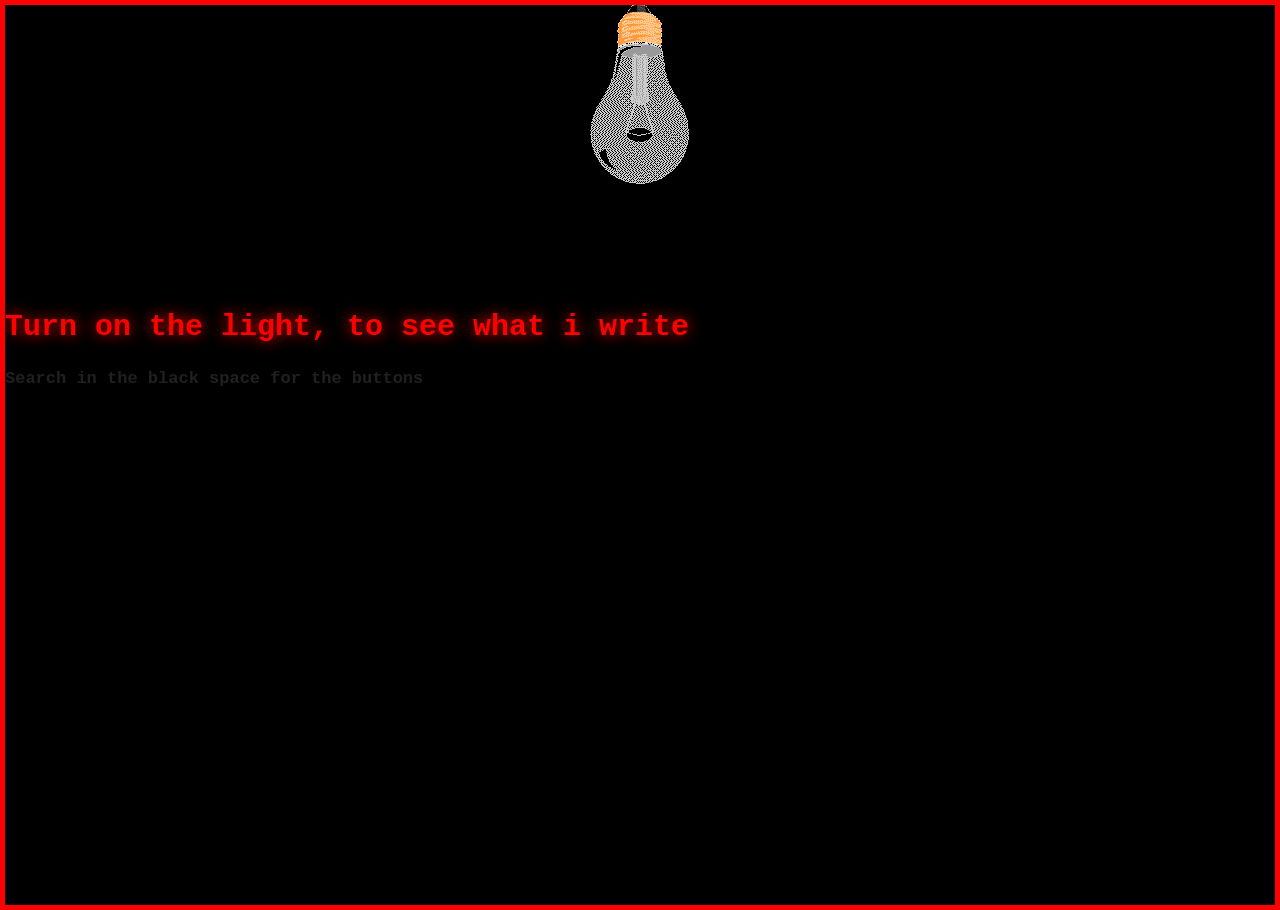
<file: Bulb/index.html>
<!DOCTYPE html>
<html lang="en">
    <head>
        <meta charset="UTF-8">
        <meta name="viewport" content="width=device-width, initial-scale=1.0">
        <meta name="description" content="bulb-on and off programming">
        <meta name="author" content="Fatma">
        <title> bulb</title>

        <style>

            body{

                padding: 0px;
                margin: 0%;
                justify-content: space-between;
                justify-items: center;
                background-color:black; 
                -webkit-user-select: none; 
                -ms-user-select: none; 
                user-select: none;
                border-color: red;
                border-width: 5px;
                height: 100vh;
                border-style: solid;
                box-shadow: 0 0 20px red;
                }

            h3{
            position: relative;
            font-size:13px;
            color: black;
            padding: 20px;
            transition: 1.5s;
            width: 90%;
            line-height: 1.8;
            height: 160px;
            overflow: hidden; 
            font-family:Verdana, Geneva, Tahoma, sans-serif;
            }
            
            h2{
                font-family: 'Courier New', Courier, monospace;
                color: red;
                text-shadow:0 0 15px red;
                font-size: 30px;
                transition: 0.5s;
            }
            
            p{
                font-family: 'Courier New', Courier, monospace;
                color: rgb(32, 32, 32);
                font-size: 17px;
                font-weight: bold;
                transition: 0.5s;
                
            }
            .container{
                height:fit-content;
                margin: 20px;
                padding: 100px;
                padding-top: 0%;
                margin-top: 0%;
                display:flex;
                gap: 200px;
                justify-content: space-between;
                justify-items: center;
                align-items: flex-end;
                
            }
            #bulb{
              
               transform: rotate(180deg);
              
            }
            .btnon{
                height: 60px;
                width: 200px;
                background-color: rgb(0, 0, 0);
                font-weight: 900;
                font-size: 15px;
                border-radius: 20px;
                border-style:none;
            }
            .btnoff{
                height: 60px;
                width: 200px;
                font-weight: 900;
                font-size: 15px;
                background-color: rgb(0, 0, 0);
                border-radius: 20px;
                border-style: none; 
            }
            .btnon:hover{
                color: yellow;
                box-shadow: 0 0 20px yellow;
            }
            .btnon:active{
                background-color: rgb(255, 255, 255);
            }
            .btnoff:hover{
                color: red;
                box-shadow: 0 0 20px red;
            }
            .btnoff:active{
                background-color:white ;
            }

            #duck {
            position: absolute;
            height: 250px;
            opacity: 0;
            right: 0px;
            bottom: 0px;
            display: inline-block;
            vertical-align: middle;
             }

        </style>
    </head>
    
    <body>
      <div class="container">
      <button class="btnon" id="btnon" onclick="turnon()" >Turn on the bulb</button>
      <img src="pic_bulboff.gif" alt="bulb-off" id="bulb" >
      <button class="btnoff" id="btnoff" onclick="turnoff()">Turn off the bulb</button>
      </div>

      <h2>Turn on the light, to see what i write</h2>
      <p>Search in the black space for the buttons</p>
    

      <h3 id="secret">
    "Hey, why are you turning on the light? Am I not going to be able to sleep tonight?
Of course you're here<br>to see what she wrote? in my room? Ugh… such nosy people.
<br>I can’t believe this… she’s been coding this nonsense all night.
Turning the light on… turning it off… on… off…<br>for like two days straight.
I haven’t slept once because of her genius programming or her so-called “ project".<br>
And now she’s bringing people into my room just to watch the chaos?! What is this, a live show?<br>
This is not a coding class… this is my bedroom!
And you—yeah you guys—turn off the light!
<br>Do you think YOU are paying the electricity bill?!
If this bulb burns out, I’m filing a complaint."
       <img src="duck.png" alt="donald duck" id="duck">
      </h3 >
   
      <script>
        function turnon(){
        document.getElementById('bulb').src="pic_bulbon.gif";
        //document.body.style.background="radial-gradient(circle at top, #fff7d6 0%, #ffe9a3 40%, #c9a66b 100%)";
        //document.body.style.background ="radial-gradient(circle at top, #ffffff 0%, #ffcccc 30%, #ff4d4d 60%, #1a0000 100%)";
        document.body.style.background = `radial-gradient(circle at top,rgba(200, 230, 255, 0.95) 0%,rgba(100, 160, 220, 0.8) 30%,rgba(80, 80, 180, 0.9) 60%,#000000 100%)`;
        document.getElementById('secret').style.color="white";
        document.getElementById('secret').style.border=" solid 2px black";
        document.getElementById('secret').style.boxShadow=" 0 10px 25px rgba(0,0,0,0.7)";
        document.getElementById('secret').style.borderRadius="10px";
        document.getElementById('secret').style.background="";
        document.getElementById('btnon').style.color="yellow";
        document.getElementById('btnoff').style.color="red";
        document.querySelector("h2").style.opacity = "0";
        document.querySelector("p").style.opacity = "0";
        document.getElementById('duck').style.opacity = "1";

        }
        function turnoff(){
        document.getElementById('bulb').src="pic_bulboff.gif";
        document.body.style.background="black";
        document.getElementById('secret').style.color="black";
        document.getElementById('btnon').style.color="";
        document.getElementById('btnoff').style.color="";
        document.querySelector("h2").style.opacity = "1";
        document.querySelector("p").style.opacity = "1";
        document.getElementById('secret').style.border="";
        document.getElementById('duck').style.opacity = "0";
        }
    </script>

    </body>
</html>
</file>
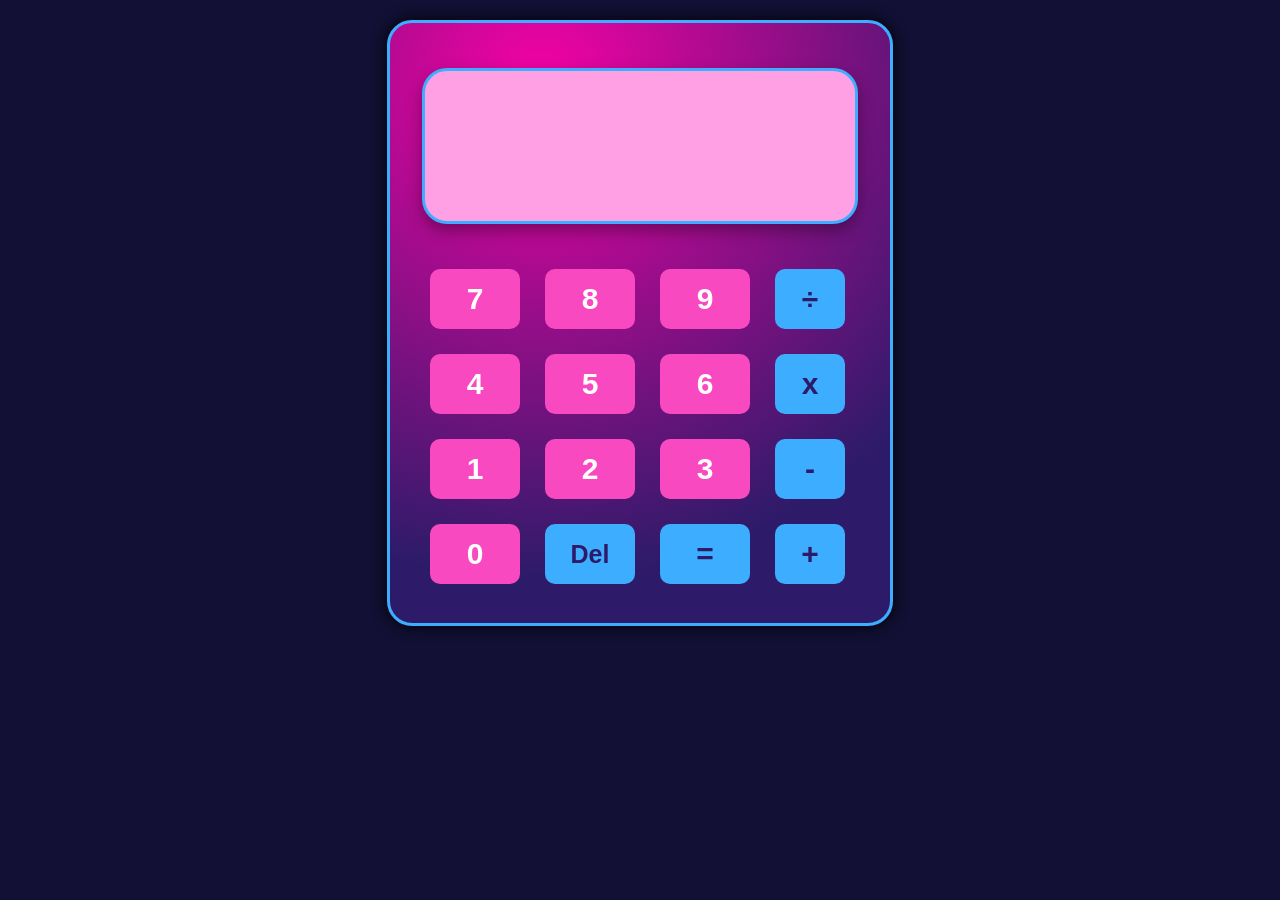
<file: Calculator/index.html>
<!DOCTYPE html>
<html lang="en">
<head>
    <meta charset="UTF-8">
    <meta name="viewport" content="width=device-width,initial-scale=1.0">
    <meta name="description" content="programming a cool calculator using html,css,javascript">
    <meta name="author" content="Fatma">
    <link rel="stylesheet" href="style.css">
    <link rel="manifest" href="manifest.webmanifest">
   <link rel="apple-touch-icon" href="icon.png">
    <meta name="mobile-web-app-capable" content="yes">
    <title>Cool calculator</title>
</head>

<body>
   <div id="container">
    <div id="screen">
     
    </div>

    <div id="keypad">

    <button class="pbtn" onclick="add('7')">7</button>
    <button class="pbtn" onclick="add('8')">8</button>
    <button class="pbtn" onclick="add('9')">9</button>
    <button class="bbtn" onclick="add('/')">÷</button>

    <button class="pbtn" onclick="add('4')">4</button>
    <button class="pbtn" onclick="add('5')">5</button>
    <button class="pbtn" onclick="add('6')">6</button>
    <button class="bbtn" onclick="add('*')">x</button>

    <button class="pbtn" onclick="add('1')">1</button>
    <button class="pbtn" onclick="add('2')">2</button>
    <button class="pbtn" onclick="add('3')">3</button>
    <button class="bbtn" onclick="add('-')">-</button>

    <button class="pbtn" onclick="add('0')">0</button>
    <button class="del" onclick="del()">Del</button>
    <button class="equal" onclick="result()">=</button>
    <button class="bbtn" onclick="add('+')">+</button>

    </div>
   </div> 


<script>
if ("serviceWorker" in navigator) {
  navigator.serviceWorker.register("service-worker.js");
}
</script>
<script src="script.js"></script>
</body>
</html>
</file>
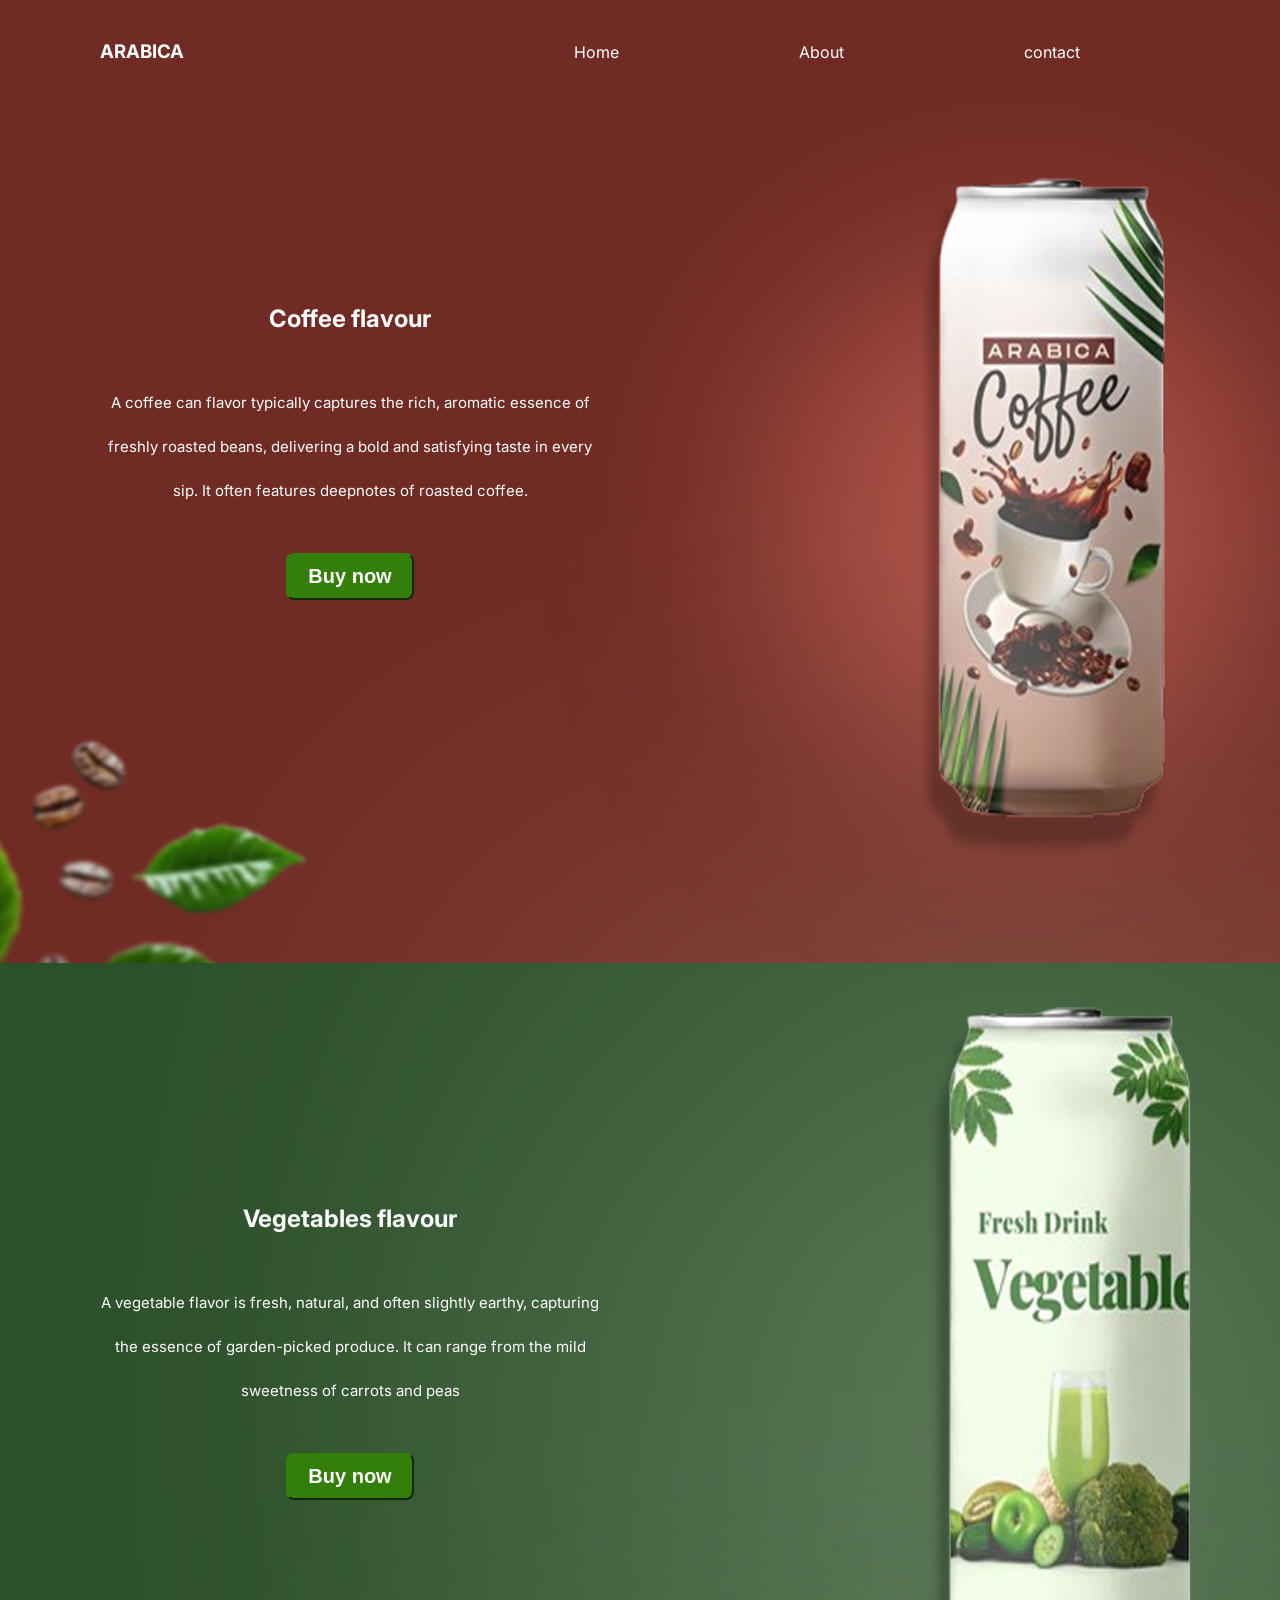
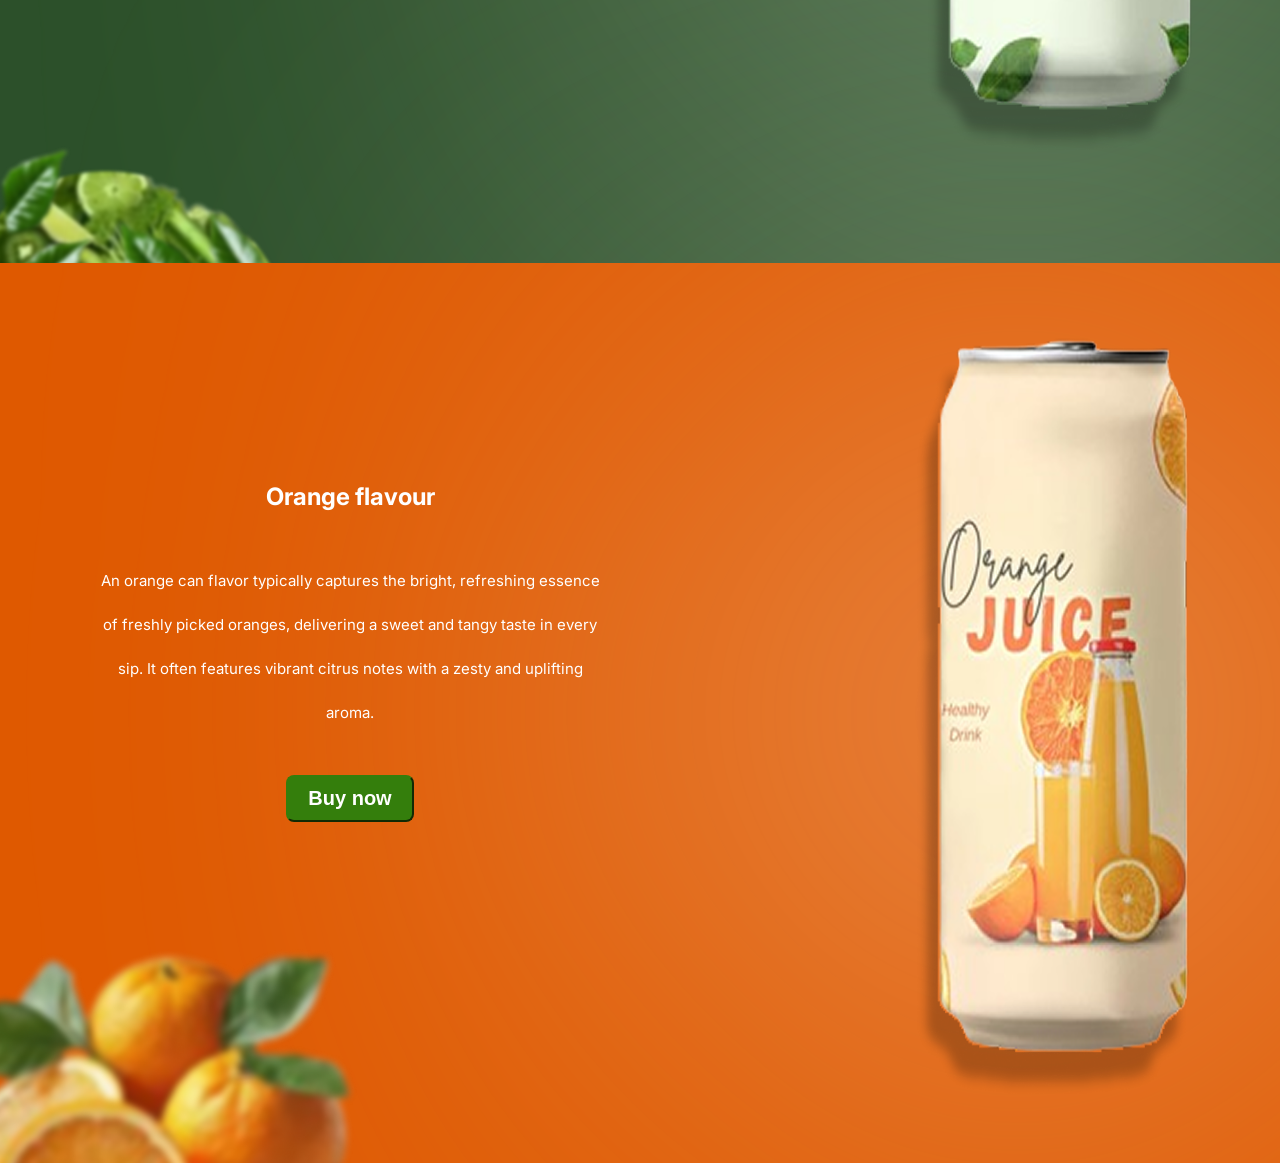
<file: project-1/Frontend/index.html>
<!DOCTYPE html>
<html lang="en">

<head>
<meta charset="UTF-8">

<meta name="viewport" content="width=device-width, initial-scale=1.0">
<meta name="author" content="fatma">
<link rel="stylesheet" href="style.css">
<link rel="preconnect" href="https://fonts.googleapis.com">
<link rel="preconnect" href="https://fonts.gstatic.com" crossorigin>
<link href="https://fonts.googleapis.com/css2?family=Inter:ital,opsz,wght@0,14..32,100..900;1,14..32,100..900&display=swap" rel="stylesheet">
<title> First design</title>
</head>

<body>
    <div class="nav">
   <h3 class="logo">ARABICA</h3>
  <header class="head">
    <nav>
      <p>  Home</p>
       <p> About</p>
       <p> contact</p>
    </nav>
  </header> 
 </div>

<section class="container" id="coffee">
 <div class="text">
    <h2>
        Coffee flavour
    </h2>
    <p class="text2">
        A coffee can flavor typically
        captures the rich, aromatic essence of 
        freshly roasted beans, delivering a bold and
        satisfying taste in every sip.
        It often features deepnotes of roasted coffee.
    </p>
    <button class="button"> Buy now</button>
 </div>
 <div class="circle1"></div><img src="img/can1.png" alt="coffee can" class="can">
  <img src="img/coffee.png" alt="coffee beans" class="group">

</section>


<section class="container" id="veges">
 <div class="text">
    <h2>
        Vegetables flavour
    </h2>
    <p class="text2">
     A vegetable flavor is fresh, 
     natural, and often slightly earthy,
      capturing the essence of garden-picked 
      produce. It can range from the mild 
      sweetness of carrots and peas     </p>
    <button class="button"> Buy now</button>
 </div>
 <div class="circle2"></div><img src="img/can2.png" alt="coffee can" class="can">
  <img src="img/veges.png" alt="vegetables" class="group">

</section>

<section class="container" id="orange">
 <div class="text">
    <h2>
        Orange flavour
    </h2>
    <p class="text2">
     An orange can flavor typically captures 
     the bright, refreshing essence of freshly
      picked oranges, delivering a sweet and 
      tangy taste in every sip. It often 
      features vibrant citrus notes with a 
      zesty and uplifting aroma.
    </p>
    <button class="button"> Buy now</button>
 </div>
 <div class="circle3"></div><img src="img/can3.png" alt="coffee can" class="can">
  <img src="img/orange.png" alt="orange" class="group">

</section>
</body>
</file>
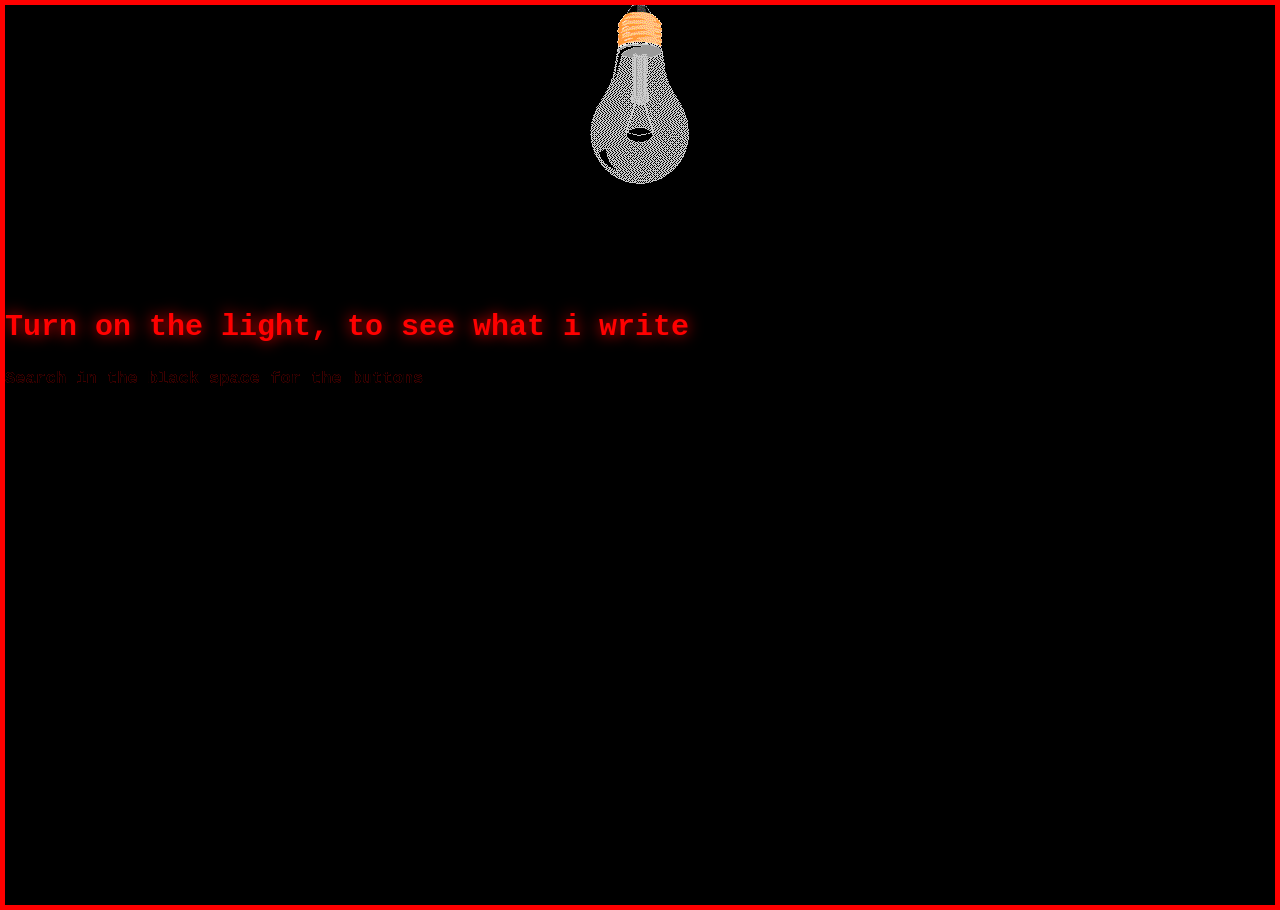
<file: Bulb/bulb.html>
<!DOCTYPE html>
<html lang="en">
    <head>
        <meta charset="UTF-8">
        <meta name="viewport" content="width=device-width, initial-scale=1.0">
        <meta name="description" content="bulb-on and off programming">
        <meta name="author" content="Fatma">
        <title> bulb</title>

        <style>

            body{

                padding: 0px;
                margin: 0%;
                justify-content: space-between;
                justify-items: center;
                background-color:black; 
                -webkit-user-select: none; 
                -ms-user-select: none; 
                user-select: none;
                border-color: red;
                border-width: 5px;
                height: 100vh;
                border-style: solid;
                box-shadow: 0 0 20px red;
                }

            h3{
            position: relative;
            font-size:13px;
            color: black;
            padding: 20px;
            transition: 1.5s;
            width: 80%;
            line-height: 1.8;
            height: 160px;
            overflow: hidden; 
            font-family:Verdana, Geneva, Tahoma, sans-serif;
            }
            
            h2{
                font-family: 'Courier New', Courier, monospace;
                color: red;
                text-shadow:0 0 15px red;
                font-size: 30px;
                transition: 1s;
            }
            
            p{
                font-family: 'Courier New', Courier, monospace;
                color: rgb(0, 0, 0);
                font-size: 17px;
                font-weight: bold;
                 transition: 1s;
                text-Shadow: 0 0 0px rgb(255, 0, 0);
            }
            .container{
                height:fit-content;
                margin: 20px;
                padding: 100px;
                padding-top: 0%;
                margin-top: 0%;
                display:flex;
                gap: 200px;
                justify-content: space-between;
                justify-items: center;
                align-items: flex-end;
                
            }
            #bulb{
              
               transform: rotate(180deg);
              
            }
            .btnon{
                height: 60px;
                width: 200px;
                background-color: rgb(0, 0, 0);
                font-weight: 900;
                font-size: 15px;
                border-radius: 20px;
                border-style:none;
            }
            .btnoff{
                height: 60px;
                width: 200px;
                font-weight: 900;
                font-size: 15px;
                background-color: rgb(0, 0, 0);
                border-radius: 20px;
                border-style: none; 
            }
            .btnon:hover{
                color: yellow;
                box-shadow: 0 0 20px yellow;
            }
            .btnon:active{
                background-color: rgb(255, 255, 255);
            }
            .btnoff:hover{
                color: red;
                box-shadow: 0 0 20px red;
            }
            .btnoff:active{
                background-color:white ;
            }

            #duck {
            position: absolute;
            height: 250px;
            opacity: 0;
            right: 0px;
            bottom: 0px;
            display: inline-block;
            vertical-align: middle;
             }
            
           @media (max-width: 800px) {

 
  .btnon {
     color: yellow;
     box-shadow: 0 0 20px yellow;
  }
  .btnoff {
      color:red;
    box-shadow: 0 0 15px red;
  }

  
  h3 {
    flex-direction: column;
    width: 80%;
    height: auto;
    font-size: 14px;
    line-height: 1.6;
  }
}
        </style>
    </head>
    
    <body>
      <div class="container">
      <button class="btnon" id="btnon" onclick="turnon()" >Turn on the bulb</button>
      <img src="pic_bulboff.gif" alt="bulb-off" id="bulb" >
      <button class="btnoff" id="btnoff" onclick="turnoff()">Turn off the bulb</button>
      </div>

      <h2>Turn on the light, to see what i write</h2>
      <p>Search in the black space for the buttons</p>
    

      <h3 id="secret">
    "Hey, why are you turning on the light? Am I not going to be able to sleep tonight?
Of course you're here<br>to see what she wrote? in my room? Ugh… such nosy people.
<br>I can’t believe this… she’s been coding this nonsense all night.
Turning the light on… turning it off… on… off…<br>for like two days straight.
I haven’t slept once because of her genius programming or her so-called “ project".<br>
And now she’s bringing people into my room just to watch the chaos?! What is this, a live show?<br>
This is not a coding class… this is my bedroom!
And you—yeah you guys—turn off the light!
<br>Do you think YOU are paying the electricity bill?!
If this bulb burns out, I’m filing a complaint."
       <img src="duck.png" alt="donald duck" id="duck">
      </h3 >
   
      <script>
        function turnon(){
        document.getElementById('bulb').src="pic_bulbon.gif";
        //document.body.style.background="radial-gradient(circle at top, #fff7d6 0%, #ffe9a3 40%, #c9a66b 100%)";
        //document.body.style.background ="radial-gradient(circle at top, #ffffff 0%, #ffcccc 30%, #ff4d4d 60%, #1a0000 100%)";
        document.body.style.background = `radial-gradient(circle at top,rgba(200, 230, 255, 0.95) 0%,rgba(100, 160, 220, 0.8) 30%,rgba(80, 80, 180, 0.9) 60%,#000000 100%)`;
        document.getElementById('secret').style.color="white";
        document.getElementById('secret').style.border=" solid 2px black";
        document.getElementById('secret').style.boxShadow=" 0 10px 25px rgba(0,0,0,0.7)";
        document.getElementById('secret').style.borderRadius="10px";
        document.getElementById('secret').style.background="";
        document.getElementById('btnon').style.color="yellow";
        document.getElementById('btnoff').style.color="red";
        document.querySelector("h2").style.opacity = "0";
        document.querySelector("p").style.opacity = "0";
        document.getElementById('duck').style.opacity = "1";

        }
        function turnoff(){
        document.getElementById('bulb').src="pic_bulboff.gif";
        document.body.style.background="black";
        document.getElementById('secret').style.color="black";
        document.getElementById('btnon').style.color="";
        document.getElementById('btnoff').style.color="";
        document.querySelector("h2").style.opacity = "1";
        document.querySelector("p").style.opacity = "1";
        document.getElementById('secret').style.border="";
        document.getElementById('duck').style.opacity = "0";
        }
    </script>

    </body>
</html>
</file>
<file: Calculator/style.css>
body{
    margin: 20px;
    padding: 0;
    -webkit-user-select: none; 
    -ms-user-select: none;
    user-select: none;
    overflow: hidden;
    display: flex;
    justify-content: center;
    background-color: #121034;
}

#container{
    
    background: radial-gradient(
        circle at 30% 10%,
        #EB03A2 4%,
        #2D1B69 77%
    );

width: 500px;
height: 600px;
border:#3DADFF;
border-style: solid;
border-radius: 25px;
position:absolute;
display: flex;
flex-direction: column;
align-items: center;
box-shadow: 0 0 15px #000000;
}


#screen{
    margin: 45px;
    background-color: #FFA0E4;
    width: 420px;
    height: 150px;
    position: relative;
    border-radius: 25px;
    border-color: #3DADFF;
    border-style: solid;
    box-shadow: 0 7px 16px rgba(0, 0, 0, 0.35);
    font-size: 30px;
    color:#2D1B69;
    display: flex;
    align-items: center;
    padding-left: 10px;
}


#keypad{

    width: 420px;
    display: grid;
    grid-template-columns: repeat(4, 1fr);
    gap: 25px;
    align-content: end; 

}

.pbtn{
    width: 90px;
    height: 60px;
    border-radius: 10px;
    border-style: none;
    background-color: #F849C1;
    color: white;
    font-weight: bold;
    font-size: 30px;

}

.bbtn{
 color: #2D1B69;
 font-size: 30px;
 background-color: #3DADFF;
 width: 70px;
 height: 60px;
 border-radius: 10px;
 border-style: none;
 font-weight: bold;
}

.del{
color: #2D1B69;
background-color: #3DADFF;
border-radius: 10px;
border-style: none;
width: 90px;
height: 60px;
font-size:25px ;
font-weight: bold;

}
.equal{
    color: #2D1B69;
    background-color: #3DADFF;
    border-radius: 10px;
    border-style: none;
    width: 90px;
    height: 60px;
    font-size:30px ;
    font-weight: bold;
}
.bbtn:hover{
    background-color: #B3DBF8;
}
 .pbtn:hover{
    background-color: #FBA2DF;
 }

 .del:hover{
    background-color:#B3DBF8;
 }
 .equal:hover{
    background-color:#B3DBF8;
 }

.bbtn:active,
.del:active,
.equal:active{
    background-color: #286FA3;
}

.pbtn:active{
   background-color: #992B76;

}
</file>
<file: project-1/Frontend/style.css>
* {
  margin: 0;
  padding: 0;
  box-sizing: border-box;
}
html, body {
  width: 100%;
}
html {
  scroll-behavior: smooth;
}
.nav, .text {
  padding-left: 100px;
  padding-right: 100px;
  
}
body{
    margin: 0%;
    font-family:"Inter", sans-serif;
    color: #FFFFFF;
   height: fit-content;
}


.nav{
    display:flex;
    height: fit-content;
    gap:390px;
    align-items: center;
    padding-top: 40px;
    background-color: #702C24;

}

nav {
display: flex;
gap: 180px;
}


h3 {
  font-family: "Inter", sans-serif;
  font-optical-sizing: auto;
  font-weight: 700;
  font-style: normal;
  color: #FFFFFF;

}

.container{
    margin: 0px;
    display: flex;
    line-height: 44px;
    position: relative;
    width: 100%;
    min-height: 100vh;
        
}

.can{
    width: 300px;
    height: auto;
    margin-left: 200px;
    position: relative;
    z-index: 3;
    
}
.circle1{
position: absolute;
  width: 500px;
  height: 500px;
  background: #AC5247;
  border-radius: 50%;
  filter: blur(100px);
  top: 50%;
  left: 60%;
  transform: translate(0%, -50%);
  z-index: 0;
}

h2{
    size: 48px;
    font-weight: 800px;
    margin:0px;
}
.text{
    margin:0px;
    display: flex;
    flex-direction: column;
    justify-content: center;
    align-items: center;
    gap:40px;
    margin-bottom: 80px;
    z-index: 2;
    
}

.text2{

    width:500px;
    text-align: center;
    font-size: 15px;
    font-weight: 100px;
}
.button{
    color:#FFFFFF;
    background-color: #347E0C;
    padding-right:20px;
    padding-left:20px;
    padding-top: 10px;
    padding-bottom: 10px;
    border-radius: 8px;
    border-color: #347E0C;
    margin-bottom: 50px;
    font-size: 20px;
    font-weight: 600;
}
.group{
position: absolute;
left: 0vh;
bottom: 0vh;
width:400px;
height: auto;
}

#coffee{
    background-color: #702C24;
}
#veges{
    background-color: #2C502A;
}
.circle2{
position: absolute;
  width: 500px;
  height: 500px;
  background: #F5FEEB;
  border-radius: 50%;
  filter: blur(300px);
  top: 50%;
  left: 60%;
  transform: translate(0%, -50%);
  z-index: 0;
}

#orange{
    background-color: #DF5900;
}

.circle3{
position: absolute;
  width: 500px;
  height: 500px;
  background: #FEF8EB;
  border-radius: 50%;
  filter: blur(300px);
  top: 50%;
  left: 60%;
  transform: translate(0%, -50%);
  z-index: 0;
}
</file>
